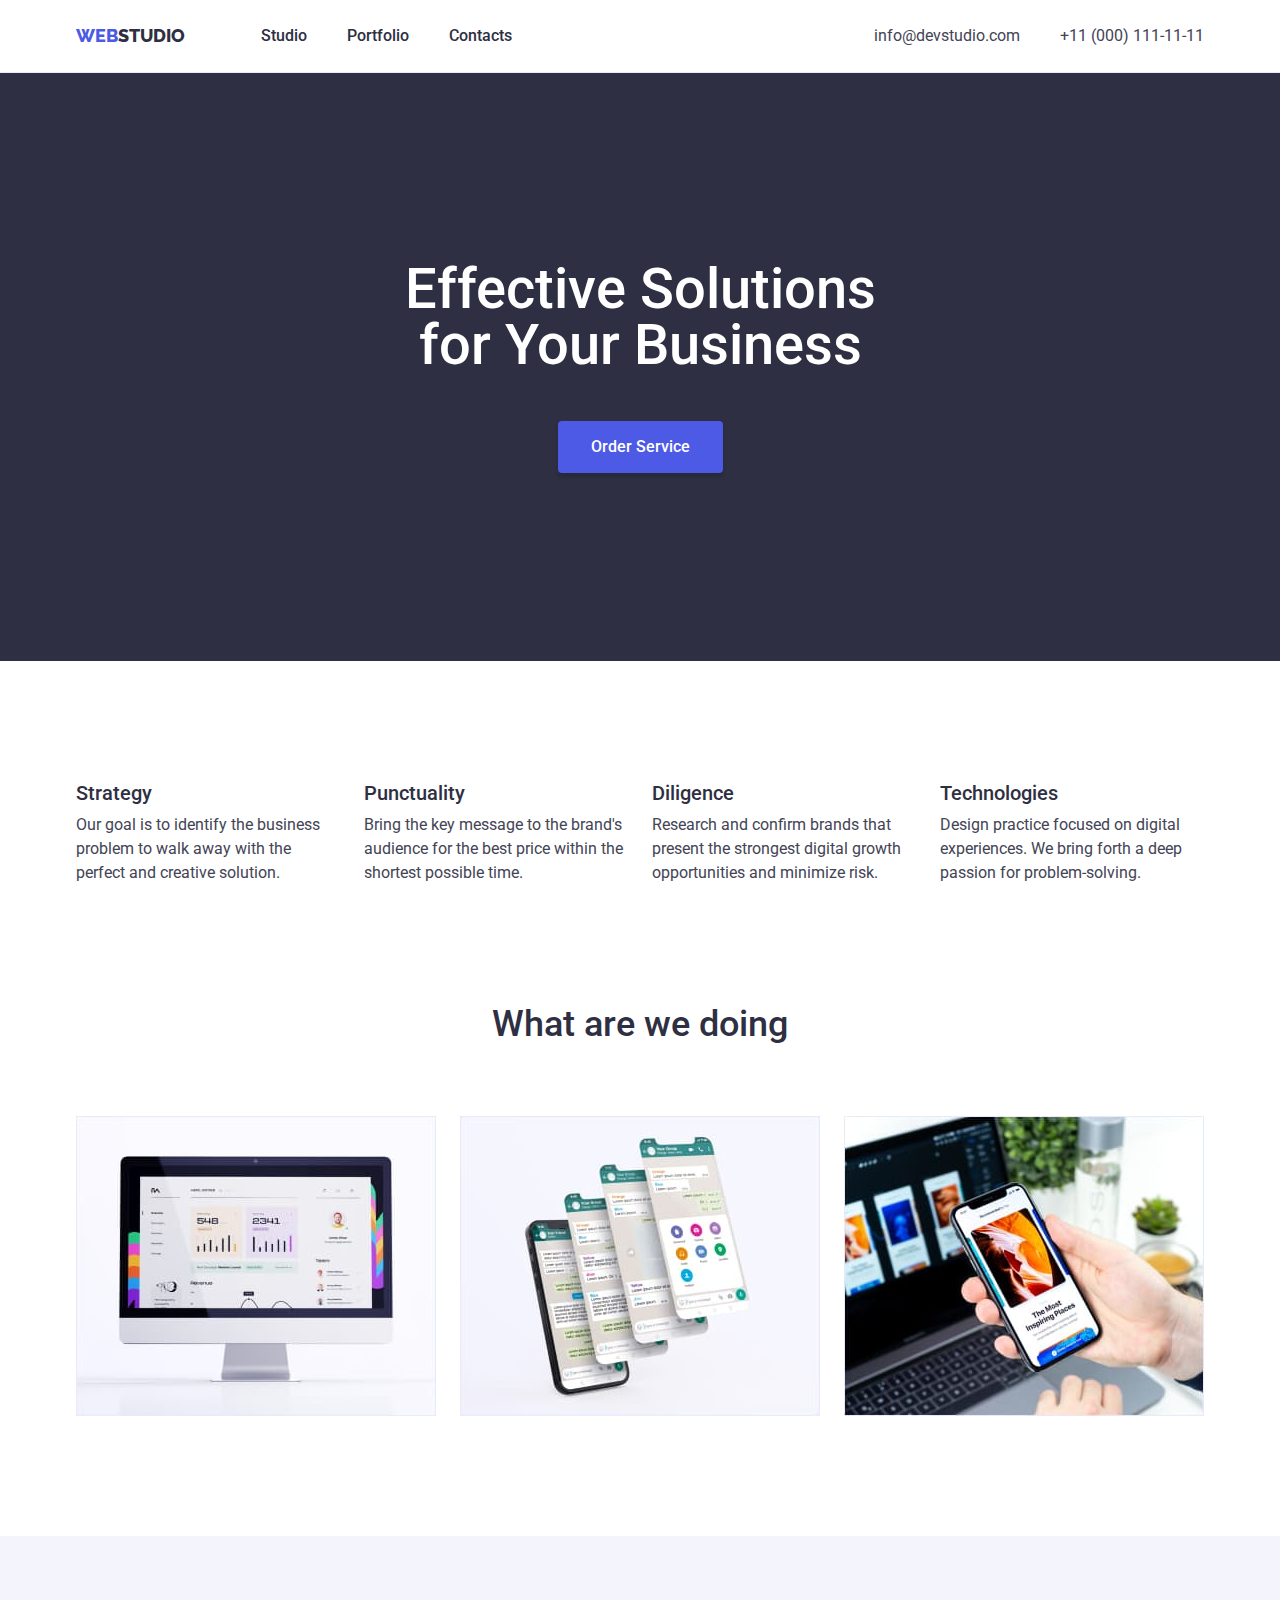
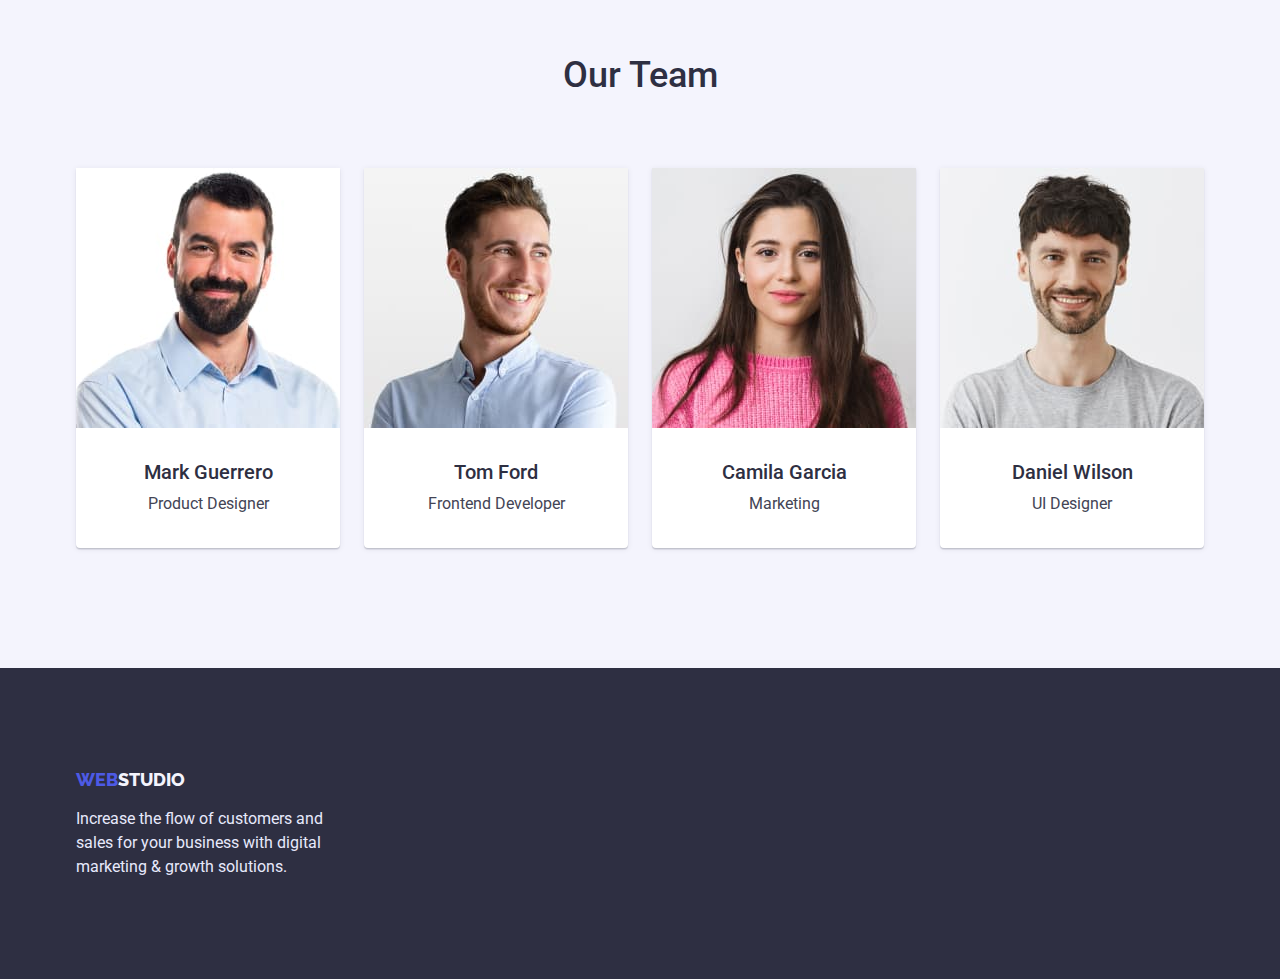
<file: index.html>
<!DOCTYPE html>
<html lang="en">
  <head>
    <meta charset="UTF-8" />
    <meta http-equiv="X-UA-Compatible" content="IE=edge" />
    <meta name="viewport" content="width=device-width, initial-scale=1.0" />
    <title>Module 2.1</title>

    <link rel="preconnect" href="https://fonts.googleapis.com" />
    <link rel="preconnect" href="https://fonts.gstatic.com" crossorigin />
    <link
      href="https://fonts.googleapis.com/css2?family=Raleway:wght@800&family=Roboto:wght@400;500;700&display=swap"
      rel="stylesheet"
    />

    <link
      rel="stylesheet"
      href="https://cdnjs.cloudflare.com/ajax/libs/modern-normalize/1.1.0/modern-normalize.min.css"
    />

    <link rel="stylesheet" href="./css/styles.css" />
  </head>

  <body>
    <header class="page-header">
      <div class="header-nav container">
        <nav class="main-nav">
          <a class="logo link" href="./index.html"
            >WEB<span class="logo-accent">STUDIO</span></a
          >
          <ul class="site-nav">
            <li class="item">
              <a class="header-link link" href="./index.html">Studio</a>
            </li>
            <li class="item">
              <a class="header-link link" href="./portfolio.html">Portfolio</a>
            </li>
            <li class="item">
              <a class="header-link link" href="#">Contacts</a>
            </li>
          </ul>
        </nav>

        <ul class="header-contacts">
          <li class="item">
            <a class="header-contact link" href="mailto:info@devstudio.com"
              >info@devstudio.com</a
            >
          </li>
          <li class="item">
            <a class="header-contact link" href="tel:+11(000)1111111"
              >+11 (000) 111-11-11</a
            >
          </li>
        </ul>
      </div>
    </header>

    <main>
      <section class="hero">
        <div class="container">
          <h1 class="hero-header">Effective Solutions for Your Business</h1>
          <button class="hero-button button" type="button">
            Order Service
          </button>
        </div>
      </section>

      <section class="features">
        <h2 class="visually-hidden">Features</h2>
        <div class="container">
          <ul class="list-features list">
            <li class="item">
              <h3 class="features-header">Strategy</h3>
              <p class="features-description">
                Our goal is to identify the business problem to walk away with
                the perfect and creative solution.
              </p>
            </li>
            <li class="item">
              <h3 class="features-header">Punctuality</h3>
              <p class="features-description">
                Bring the key message to the brand's audience for the best price
                within the shortest possible time.
              </p>
            </li>
            <li class="item">
              <h3 class="features-header">Diligence</h3>
              <p class="features-description">
                Research and confirm brands that present the strongest digital
                growth opportunities and minimize risk.
              </p>
            </li>
            <li class="item">
              <h3 class="features-header">Technologies</h3>
              <p class="features-description">
                Design practice focused on digital experiences. We bring forth a
                deep passion for problem-solving.
              </p>
            </li>
          </ul>
        </div>
      </section>

      <section class="illustrations">
        <div class="container">
          <h2 class="section-header">What are we doing</h2>
          <ul class="list-services list">
            <li class="item">
              <img
                src="./images/photo-1.jpg"
                width="360"
                height="300"
                alt="desktop PC apps"
              />
            </li>
            <li class="item">
              <img
                src="./images/photo-2.jpg"
                width="360"
                height="300"
                alt="communication via messegers"
              />
            </li>
            <li class="item">
              <img
                src="./images/photo-3.jpg"
                width="360"
                height="300"
                alt="mobile apps"
              />
            </li>
          </ul>
        </div>
      </section>

      <section class="our-team">
        <div class="container">
          <h2 class="section-header">Our Team</h2>
          <ul class="list-team list">
            <li class="item">
              <img
                src="./images/photo-guerrero.jpg"
                width="264"
                height="260"
                alt="Mark Guerrero"
              />
              <div class="team-bio">
                <h3 class="team-name">Mark Guerrero</h3>
                <p class="team-position">Product Designer</p>
              </div>
            </li>
            <li class="item">
              <img
                src="./images/photo-ford.jpg"
                width="264"
                height="260"
                alt="Tom Ford"
              />
              <div class="team-bio">
                <h3 class="team-name">Tom Ford</h3>
                <p class="team-position">Frontend Developer</p>
              </div>
            </li>
            <li class="item">
              <img
                src="./images/photo-garcia.jpg"
                width="264"
                height="260"
                alt="Camilla Garcia"
              />
              <div class="team-bio">
                <h3 class="team-name">Camila Garcia</h3>
                <p class="team-position">Marketing</p>
              </div>
            </li>
            <li class="item">
              <img
                src="./images/photo-wilson.jpg"
                width="264"
                height="260"
                alt="Daniel Wilson"
              />
              <div class="team-bio">
                <h3 class="team-name">Daniel Wilson</h3>
                <p class="team-position">UI Designer</p>
              </div>
            </li>
          </ul>
        </div>
      </section>
    </main>

    <footer class="footer">
      <div class="container">
        <a class="logo link" href="./index.html"
          >WEB<span class="footer-logo-accent">STUDIO</span></a
        >
        <p class="footer-text">
          Increase the flow of customers and sales for your business with
          digital marketing & growth solutions.
        </p>
      </div>
    </footer>
  </body>
</html>
</file>
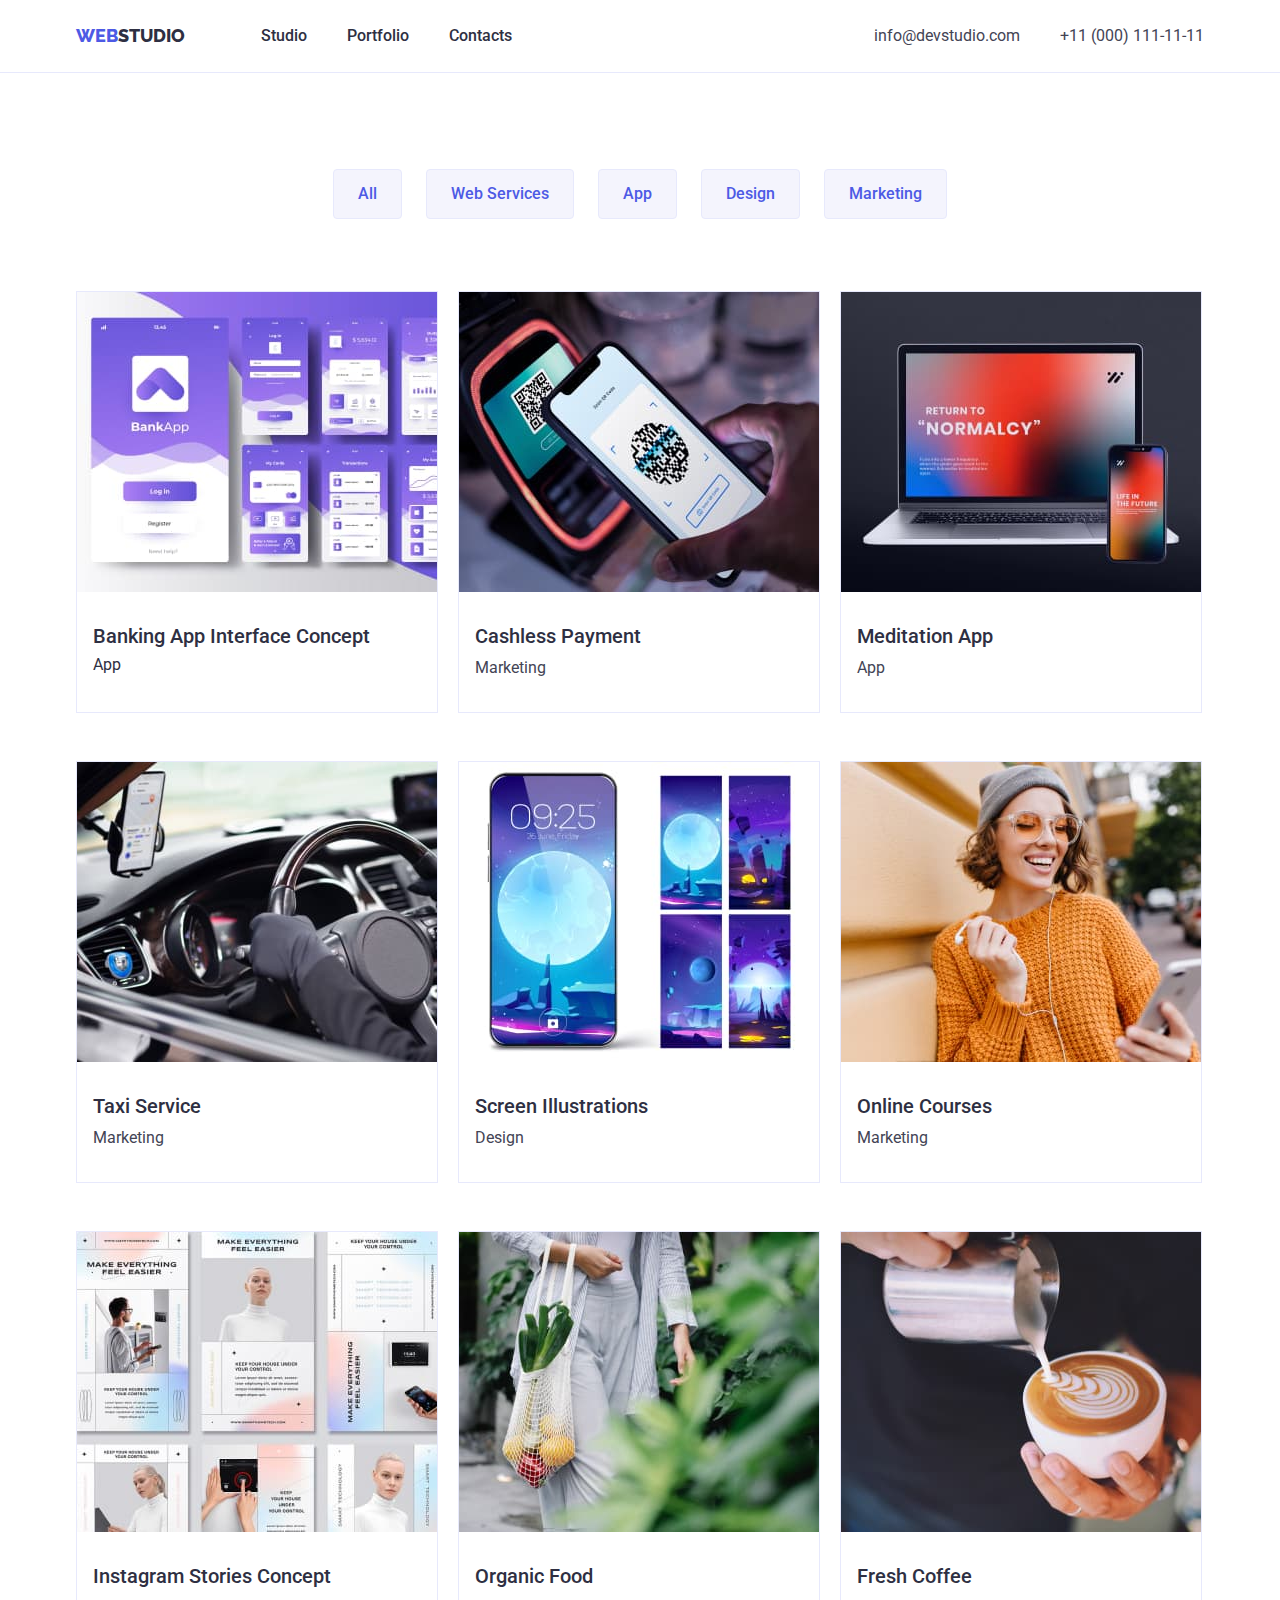
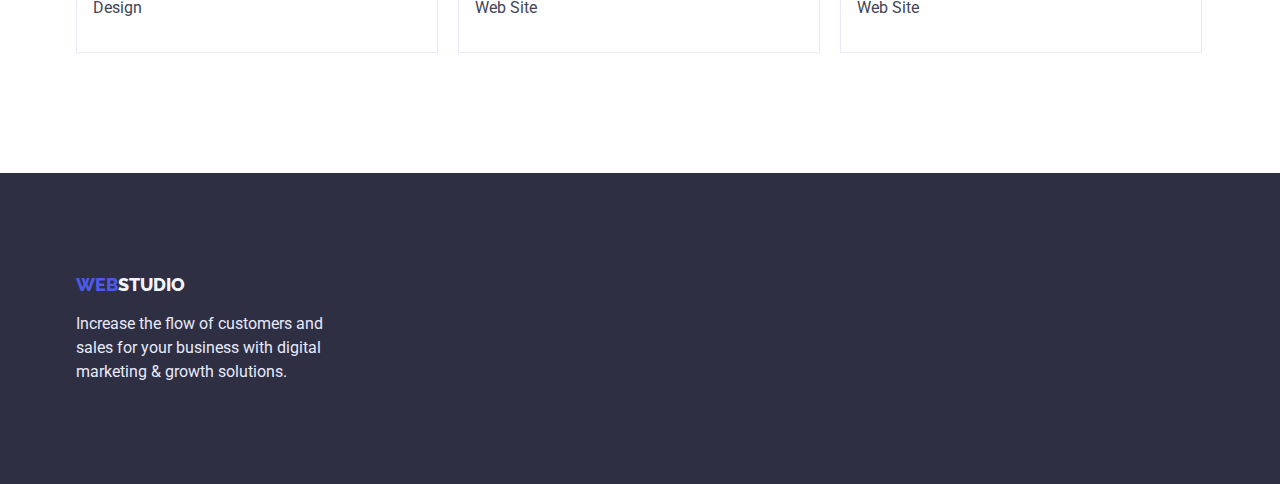
<file: portfolio.html>
<!DOCTYPE html>
<html lang="en">
  <head>
    <meta charset="UTF-8" />
    <meta http-equiv="X-UA-Compatible" content="IE=edge" />
    <meta name="viewport" content="width=device-width, initial-scale=1.0" />
    <title>Document</title>

    <link rel="preconnect" href="https://fonts.googleapis.com" />
    <link rel="preconnect" href="https://fonts.gstatic.com" crossorigin />
    <link
      href="https://fonts.googleapis.com/css2?family=Raleway:wght@800&family=Roboto:wght@400;500;700&display=swap"
      rel="stylesheet"
    />

    <link
      rel="stylesheet"
      href="https://cdnjs.cloudflare.com/ajax/libs/modern-normalize/1.1.0/modern-normalize.min.css"
    />

    <link rel="stylesheet" href="./css/styles.css" />
  </head>

  <body>
    <header class="page-header">
      <div class="header-nav container">
        <nav class="main-nav">
          <a class="logo link" href="./index.html"
            >WEB<span class="logo-accent">STUDIO</span></a
          >
          <ul class="site-nav">
            <li class="item">
              <a class="header-link link" href="./index.html">Studio</a>
            </li>
            <li class="item">
              <a class="header-link link" href="./portfolio.html">Portfolio</a>
            </li>
            <li class="item">
              <a class="header-link link" href="#">Contacts</a>
            </li>
          </ul>
        </nav>

        <ul class="header-contacts">
          <li class="item">
            <a class="header-contact link" href="mailto:info@devstudio.com"
              >info@devstudio.com</a
            >
          </li>
          <li class="item">
            <a class="header-contact link" href="tel:+11(000)1111111"
              >+11 (000) 111-11-11</a
            >
          </li>
        </ul>
      </div>
    </header>

    <main>
      <section class="portfolio">
        <h1 class="visually-hidden">All</h1>
        <div class="container">
          <ul class="portfolio-menu">
            <li class="item">
              <button class="menu-button button" type="button">All</button>
            </li>
            <li class="item">
              <button class="menu-button button" type="button">
                Web Services
              </button>
            </li>
            <li class="item">
              <button class="menu-button button" type="button">App</button>
            </li>
            <li class="item">
              <button class="menu-button button" type="button">Design</button>
            </li>
            <li class="item">
              <button class="menu-button button" type="button">
                Marketing
              </button>
            </li>
          </ul>

          <ul class="all-projects-list">
            <li class="item">
              <a href="#" class="link">
                <img
                  src="./images/portfolio-1.jpg"
                  width="360"
                  height="300"
                  alt="Banking App Interface Concept"
                />
                <div class="project-bio">
                  <h2 class="project-header">Banking App Interface Concept</h2>
                  <p>App</p>
                </div>
              </a>
            </li>
            <li class="item">
              <a href="#" class="link">
                <img
                  src="./images/portfolio-2.jpg"
                  width="360"
                  height="300"
                  alt="Cashless Payment"
                />
                <div class="project-bio">
                  <h2 class="project-header">Cashless Payment</h2>
                  <p class="project-description">Marketing</p>
                </div>
              </a>
            </li>
            <li class="item">
              <a href="#" class="link">
                <img
                  src="./images/portfolio-3.jpg"
                  width="360"
                  height="300"
                  alt="Meditation App"
                />
                <div class="project-bio">
                  <h2 class="project-header">Meditation App</h2>
                  <p class="project-description">App</p>
                </div>
              </a>
            </li>
            <li class="item">
              <a href="#" class="link">
                <img
                  src="./images/portfolio-4.jpg"
                  width="360"
                  height="300"
                  alt="Taxi Service"
                />
                <div class="project-bio">
                  <h2 class="project-header">Taxi Service</h2>
                  <p class="project-description">Marketing</p>
                </div>
              </a>
            </li>
            <li class="item">
              <a href="#" class="link">
                <img
                  src="./images/portfolio-5.jpg"
                  width="360"
                  height="300"
                  alt="Screen Illustrations"
                />
                <div class="project-bio">
                  <h2 class="project-header">Screen Illustrations</h2>
                  <p class="project-description">Design</p>
                </div>
              </a>
            </li>
            <li class="item">
              <a href="#" class="link">
                <img
                  src="./images/portfolio-6.jpg"
                  width="360"
                  height="300"
                  alt="Online Courses"
                />
                <div class="project-bio">
                  <h2 class="project-header">Online Courses</h2>
                  <p class="project-description">Marketing</p>
                </div>
              </a>
            </li>
            <li class="item">
              <a href="#" class="link">
                <img
                  src="./images/portfolio-7.jpg"
                  width="360"
                  height="300"
                  alt="Instagram Stories Concept"
                />
                <div class="project-bio">
                  <h2 class="project-header">Instagram Stories Concept</h2>
                  <p class="project-description">Design</p>
                </div>
              </a>
            </li>
            <li class="item">
              <a href="#" class="link">
                <img
                  src="./images/portfolio-8.jpg"
                  width="360"
                  height="300"
                  alt="Organic Food"
                />
                <div class="project-bio">
                  <h2 class="project-header">Organic Food</h2>
                  <p class="project-description">Web Site</p>
                </div>
              </a>
            </li>
            <li class="item">
              <a href="#" class="link">
                <img
                  src="./images/portfolio-9.jpg"
                  width="360"
                  height="300"
                  alt="Fresh Coffee"
                />
                <div class="project-bio">
                  <h2 class="project-header">Fresh Coffee</h2>
                  <p class="project-description">Web Site</p>
                </div>
              </a>
            </li>
          </ul>
        </div>
      </section>
    </main>

    <footer class="footer">
      <div class="container">
        <a class="logo link" href="./index.html"
          >WEB<span class="footer-logo-accent">STUDIO</span></a
        >
        <p class="footer-text">
          Increase the flow of customers and sales for your business with
          digital marketing & growth solutions.
        </p>
      </div>
    </footer>
  </body>
</html>
</file>
<file: css/styles.css>
:root {
  /* colors */

  --primary-brand: #4d5ae5;
  --dark: #2e2f42;
  --success: #31d0aa;
  --text: #434455;
  --subtle-text: #8e8f99;
  --accent: #e7e9fc;
  --light: #f4f4fd;

  /* fonts */
  --font-main: "Roboto", sans-serif;
  --font-logo: "Raleway", sans-serif;
}

body {
  background-color: #fff;
  color: var(--dark);
  font-family: var(--font-main);
}

a {
  text-decoration: none;
  color: inherit;
}

ul {
  list-style: none;
  margin-top: 0;
  margin-bottom: 0;
  padding-left: 0;
}

h1,
h2,
h3,
p {
  margin: 0;
  padding: 0;
}

.visually-hidden {
  position: absolute;
  width: 1px;
  height: 1px;
  margin: -1px;
  border: 0;
  padding: 0;

  white-space: nowrap;
  clip-path: inset(100%);
  clip: rect(0 0 0 0);
  overflow: hidden;
}

img {
  display: block;
  max-width: 100%;
  height: auto;
}

button {
  cursor: pointer;
}

.container {
  width: 1158px;
  padding: 0 15px;
  margin: 0 auto;
}

.site-nav,
.header-contacts,
.header-nav,
.main-nav,
.list-features,
.list-services,
.list-team,
.portfolio-menu,
.all-projects-list {
  display: flex;
}

/* Header  */

.page-header {
  border-bottom: 1px solid var(--accent);
}

.site-nav .link {
  display: block;
  padding-top: 24px;
  padding-bottom: 24px;
}

.header-nav,
.main-nav {
  align-items: center;
}

.site-nav .item:not(:first-child) {
  margin-left: 40px;
}

.header-contacts .item + .item {
  margin-left: 40px;
}

.logo {
  font-family: var(--font-logo);
  font-weight: 800;
  font-size: 18px;
  line-height: 1.3;
  color: var(--primary-brand);
}

.main-nav .logo {
  margin-right: 76px;
}

.logo-accent {
  color: var(--dark);
}

.header-link {
  font-family: inherit;
  font-weight: 500;
  font-size: 16px;
  line-height: 1.5;
  color: var(--dark);
  text-decoration: none;
}

.header-link:hover,
.header-link:focus {
  color: var(--text);
}

.header-link:active {
  color: var(--primary-brand);
}

.header-contacts {
  margin-left: auto;
}

.header-contact {
  font-family: inherit;
  font-size: 16px;
  line-height: 1.5;
  color: var(--text);
}

.header-contact:hover,
.header-contact:focus {
  color: var(--primary-brand);
}

/* Main */

.hero {
  background: var(--dark);
  padding-top: 188px;
  padding-bottom: 188px;
}

.hero-header {
  font-family: inherit;
  font-weight: 500;
  font-size: 56px;
  line-height: 1;
  color: #fff;
  text-align: center;
  width: 494px;
  margin: 0 auto 48px;
}

.hero-button {
  font-family: inherit;
  font-weight: 500;
  font-size: 16px;
  line-height: 1.1;
  color: #fff;
  background-color: var(--primary-brand);

  display: block;
  margin: 0 auto;
  padding: 16px 32px;
  border: 1px solid transparent;
  box-shadow: 0px 4px 4px rgba(0, 0, 0, 0.15);
  border-radius: 4px;
}

.hero-button:active {
  background-color: #404bbf;
}

.section-header {
  font-family: inherit;
  font-weight: 500;
  font-size: 36px;
  line-height: 1.1;
  text-align: center;
  margin-bottom: 72px;
}

.features,
.illustrations,
.our-team {
  padding-top: 120px;
  padding-bottom: 120px;
}

.illustrations {
  padding-top: 0;
}

/* titles */

.features-header,
.team-name,
.project-header {
  font-family: inherit;
  font-weight: 500;
  font-size: 20px;
  line-height: 1.2;
  margin-bottom: 8px;
}

/* descriptions */

.features-description,
.team-position,
.project-description {
  font-family: inherit;
  font-size: 16px;
  line-height: 1.5;
  color: var(--text);
}

.list-features .item + .item,
.list-services .item + .item,
.list-team .item + .item {
  margin-left: 24px;
}

.list-features .item {
  width: 264px;
}

.our-team {
  background-color: var(--light);
}

.team-bio {
  text-align: center;
  padding-top: 32px;
  padding-bottom: 32px;
}

.list-team .item {
  background-color: #fff;
  box-shadow: 0px 1px 6px rgba(46, 47, 66, 0.08),
    0px 1px 1px rgba(46, 47, 66, 0.16), 0px 2px 1px rgba(46, 47, 66, 0.08);
  border-radius: 0px 0px 4px 4px;
}

/* Footer */

.footer {
  background: var(--dark);
  padding-top: 100px;
  padding-bottom: 100px;
}

.footer-logo-accent {
  color: var(--light);
}

.footer-text {
  font-family: inherit;
  font-size: 16px;
  line-height: 1.5;
  color: var(--accent);
  margin-top: 16px;
  width: 264px;
}

/* Portfolio main */

.portfolio {
  padding-top: 96px;
}

.portfolio-menu {
  justify-content: center;
  margin-bottom: 72px;
}

.portfolio-menu .item + .item {
  margin-left: 24px;
}

.menu-button {
  font-family: inherit;
  font-weight: 500;
  font-size: 16px;
  line-height: 1.5;
  border: 1px solid var(--accent);
  border-radius: 4px;
  color: var(--primary-brand);
  background-color: var(--light);
  padding: 12px 24px;
}

.menu-button:hover,
.menu-button:focus {
  color: #fff;
  background-color: var(--primary-brand);
  border: 1px solid transparent;
}

.all-projects-list {
  /* justify-content: center; */
  flex-wrap: wrap;
  row-gap: 48px;
  column-gap: 20px;
  margin-bottom: 120px;
}

.all-projects-list .item {
  border: 1px solid var(--accent);
  overflow: hidden;
}

.project-bio {
  padding-top: 32px;
  padding-bottom: 32px;
  padding-left: 16px;
}
</file>
